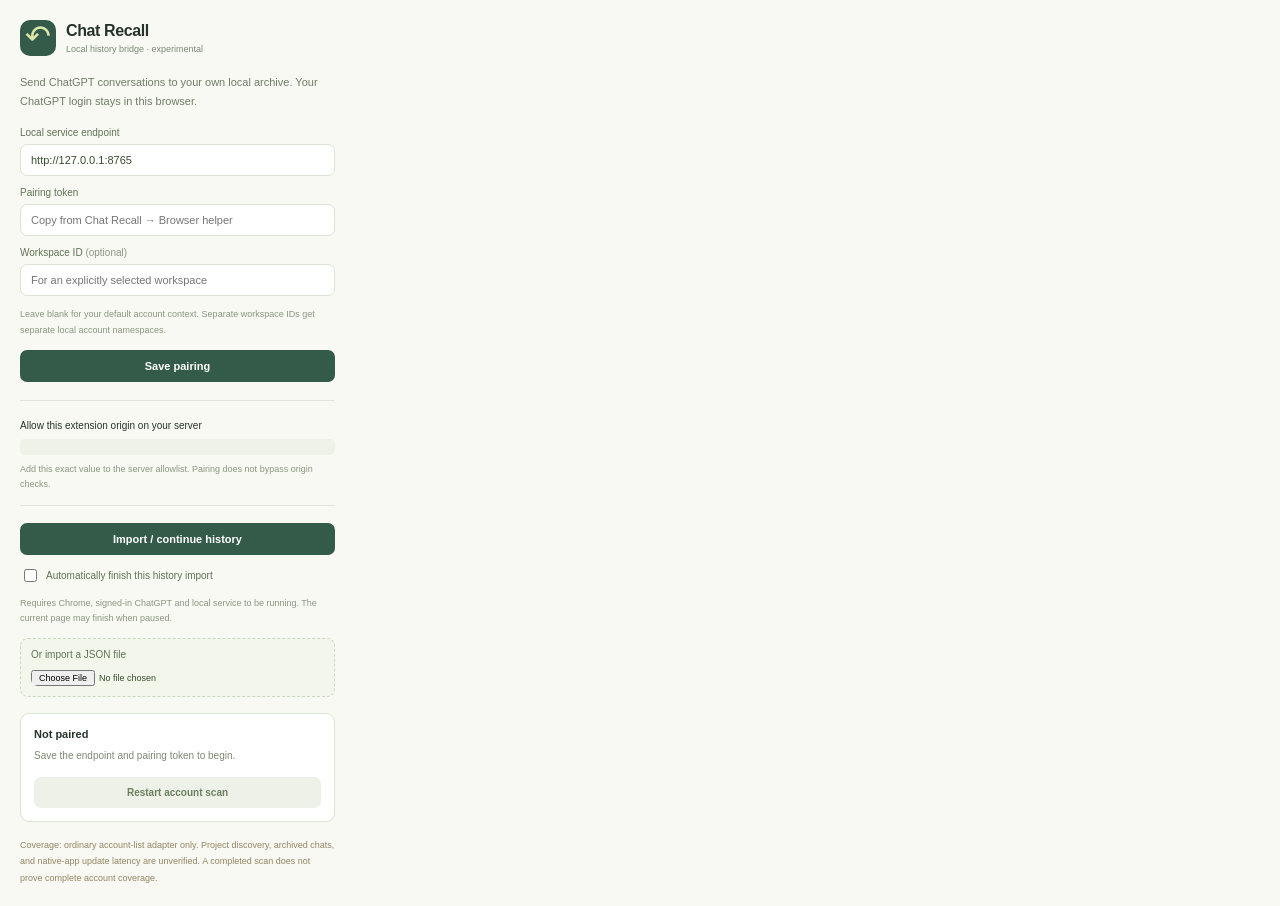
<file: browser-extension/popup.html>
<!doctype html>
<html lang="en"><head><meta charset="utf-8"><meta name="viewport" content="width=device-width, initial-scale=1"><title>Chat Recall bridge</title><link rel="stylesheet" href="popup.css"><script src="popup.js" defer></script></head>
<body><header><span class="mark">↶</span><div><h1>Chat Recall</h1><p>Local history bridge · experimental</p></div></header>
<p class="intro">Send ChatGPT conversations to your own local archive. Your ChatGPT login stays in this browser.</p>
<form id="settings-form"><label>Local service endpoint<input id="endpoint" type="url" value="http://127.0.0.1:8765" required spellcheck="false"></label><label>Pairing token<input id="token" type="password" required autocomplete="off" placeholder="Copy from Chat Recall → Browser helper"></label><label>Workspace ID <span>(optional)</span><input id="workspace-id" spellcheck="false" placeholder="For an explicitly selected workspace"></label><p class="hint">Leave blank for your default account context. Separate workspace IDs get separate local account namespaces.</p><button type="submit" id="save">Save pairing</button></form>
<section class="origin"><strong>Allow this extension origin on your server</strong><code id="extension-origin"></code><p class="hint">Add this exact value to the server allowlist. Pairing does not bypass origin checks.</p></section>
<section class="actions"><button id="sync" type="button">Import / continue history</button><label class="automatic"><input id="automatic" type="checkbox"> Automatically finish this history import</label><p class="hint">Requires Chrome, signed-in ChatGPT and local service to be running. The current page may finish when paused.</p><label class="file-label">Or import a JSON file<input id="file" type="file" accept=".json,application/json"></label></section>
<section class="status" aria-live="polite"><strong id="status-title">Not paired</strong><p id="status-detail">Save the endpoint and pairing token to begin.</p><p id="job-status"></p><p id="last-sync"></p><button id="reset" type="button" class="secondary">Restart account scan</button></section>
<p class="coverage">Coverage: ordinary account-list adapter only. Project discovery, archived chats, and native-app update latency are unverified. A completed scan does not prove complete account coverage.</p>
</body></html>
</file>
<file: browser-extension/popup.css>
:root{font-family:-apple-system,BlinkMacSystemFont,"Segoe UI",sans-serif;color:#27332a;background:#f8f9f3;font-size:12px}*{box-sizing:border-box}body{width:355px;margin:0;padding:20px}header{display:flex;align-items:center;gap:10px}.mark{width:36px;height:36px;background:#345b49;color:#dce6a8;border-radius:10px;font-size:31px;text-align:center;line-height:33px}h1{font-size:16px;margin:0;font-weight:650;letter-spacing:-.4px}header p{font-size:9px;color:#7d8976;margin:4px 0 0}.intro{font-size:11px;line-height:1.7;color:#6f7c66;margin:17px 0}label{font-size:10px;color:#617256;display:block;margin:11px 0}label span{color:#8b9583}input:not([type=checkbox]){display:block;margin-top:6px;width:100%;padding:9px 10px;border:1px solid #dbe3d3;border-radius:7px;color:#394d2d;background:white;font:inherit;font-size:11px}input:focus,button:focus-visible{outline:2px solid #91aa77;outline-offset:2px}button{border:0;border-radius:7px;background:#345b49;color:white;padding:10px 12px;font:inherit;font-size:11px;font-weight:600;cursor:pointer;width:100%}button:hover{background:#244635}button:disabled{opacity:.5;cursor:wait}.secondary{background:#edf1e7;color:#6d7f5f;margin-top:7px;font-size:10px}.secondary:hover{background:#e0e8d5}.hint{font-size:9px;line-height:1.7;color:#8b9681;margin:6px 0 12px}.origin{border-top:1px solid #e0e6d9;margin-top:18px;padding-top:17px}.origin strong{font-size:10px;font-weight:500}.origin code{display:block;font-size:8px;word-break:break-all;background:#eef2e7;padding:8px;border-radius:5px;margin:7px 0;user-select:all}.actions{border-top:1px solid #e0e6d9;padding-top:17px}.automatic{display:flex;align-items:center;gap:6px;font-size:10px}input[type=checkbox]{accent-color:#345b49}.file-label{border:1px dashed #cdd9be;border-radius:8px;padding:10px;background:#f2f6eb}.file-label input{border:0;padding:4px 0 0;background:none;font-size:9px}.status{background:#fff;border:1px solid #dbe3d3;border-radius:9px;padding:13px;margin-top:16px}.status strong{font-size:11px}.status p{font-size:10px;color:#7d8972;line-height:1.7;margin:6px 0 0;white-space:pre-wrap;overflow-wrap:anywhere}.coverage{font-size:9px;line-height:1.8;color:#928465;margin:15px 0 0}.error{color:#934b39!important}
</file>
